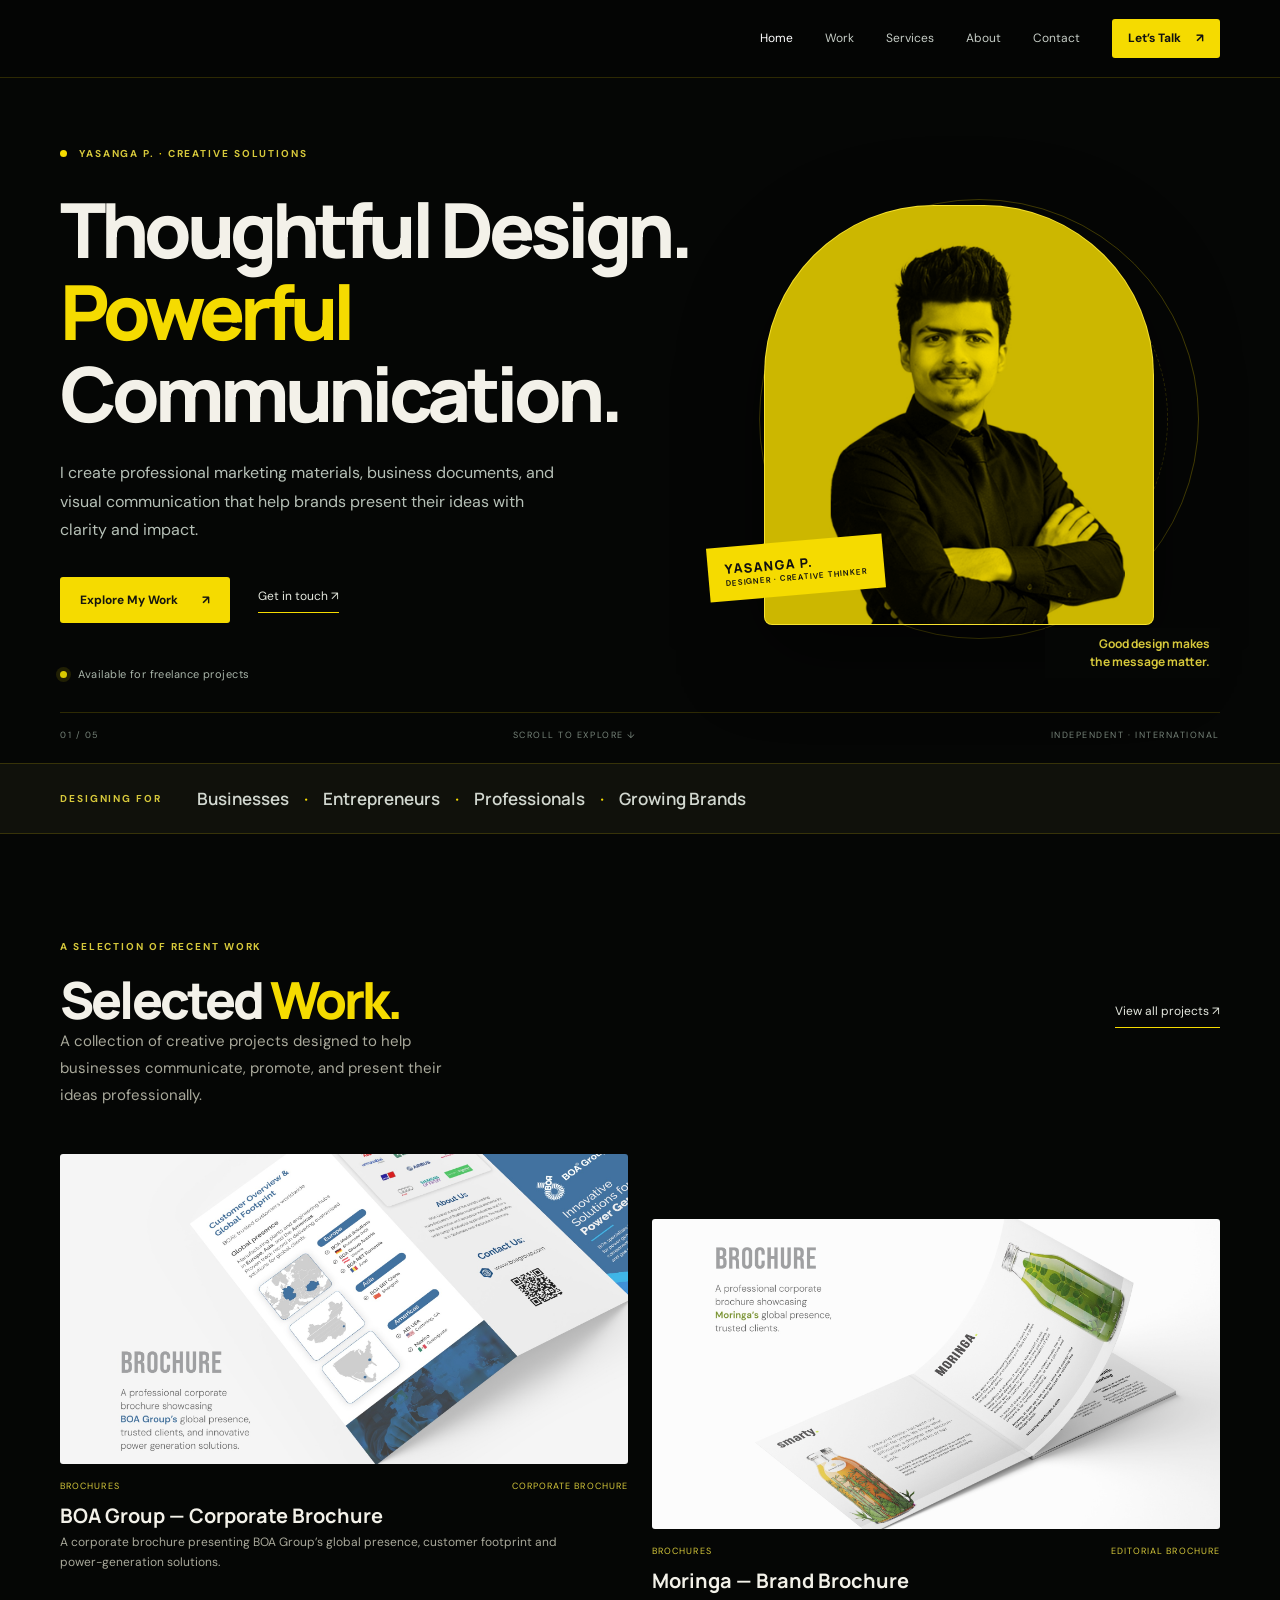
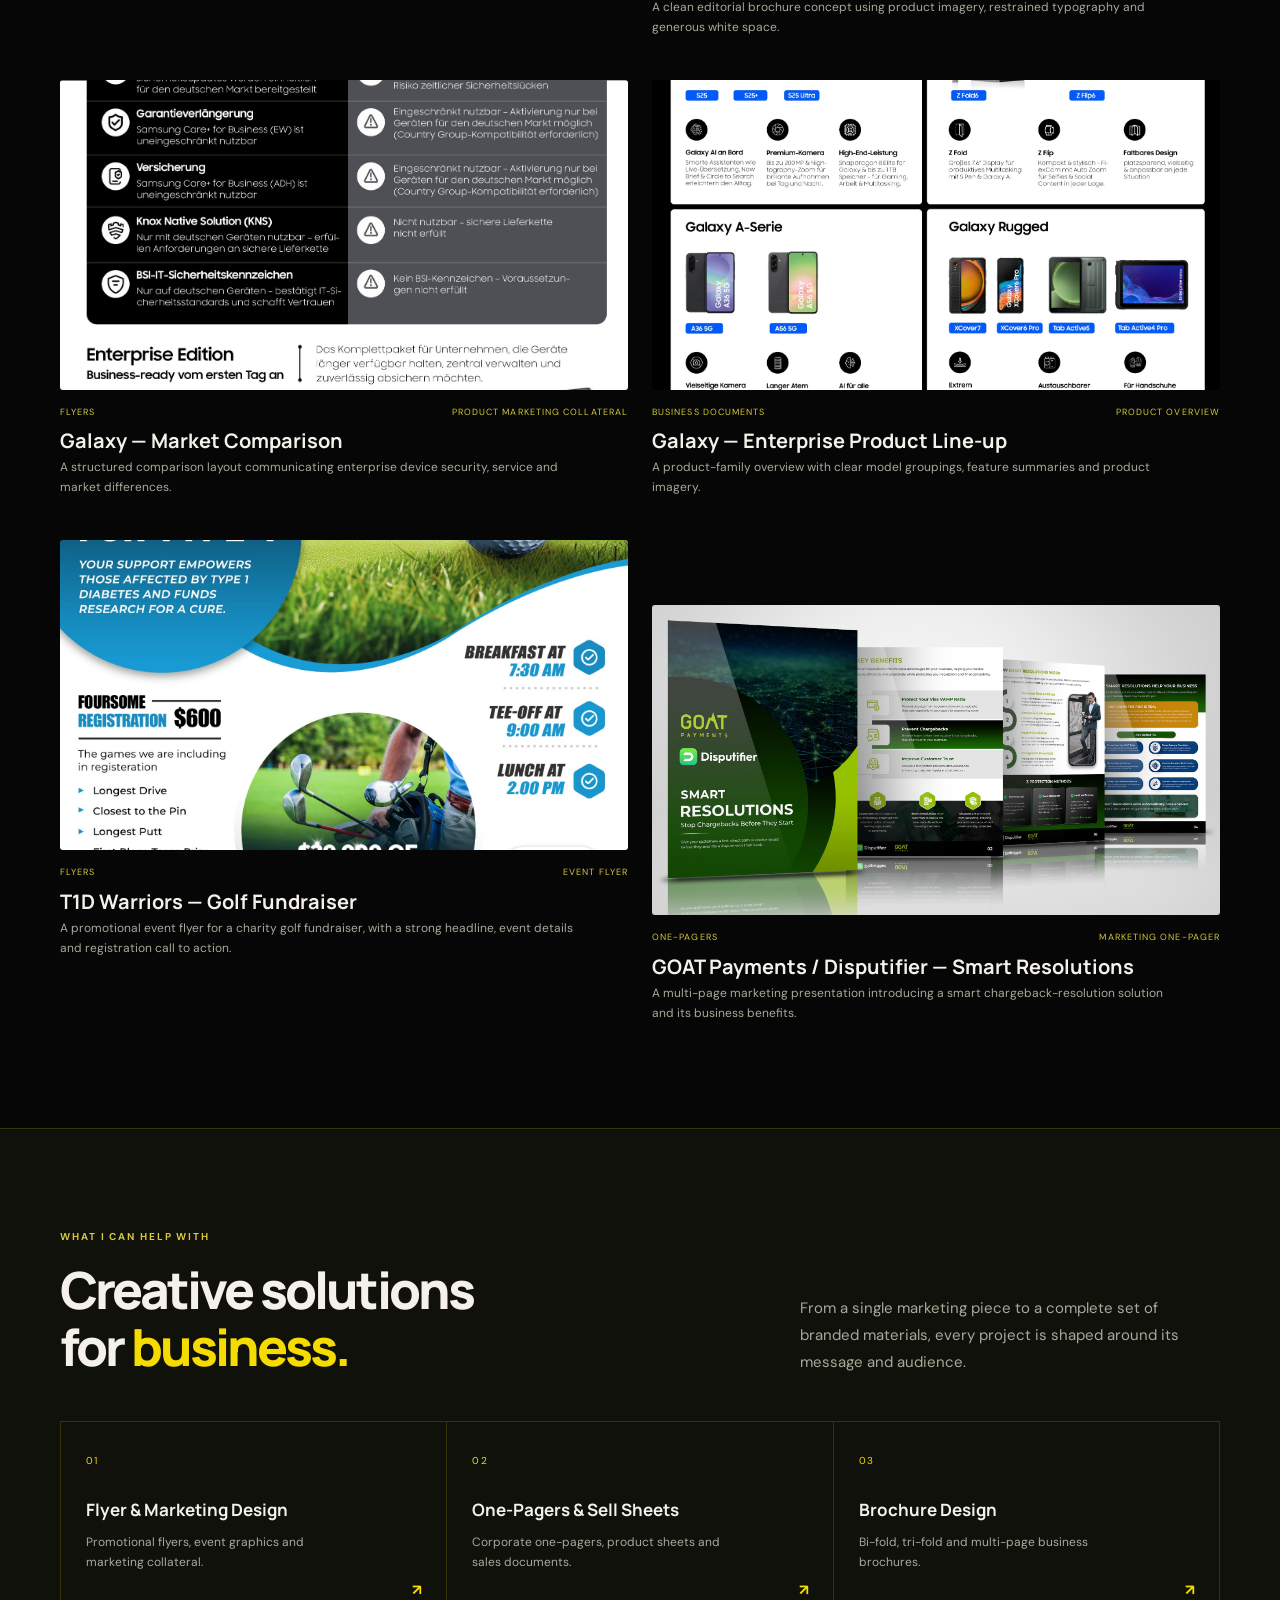
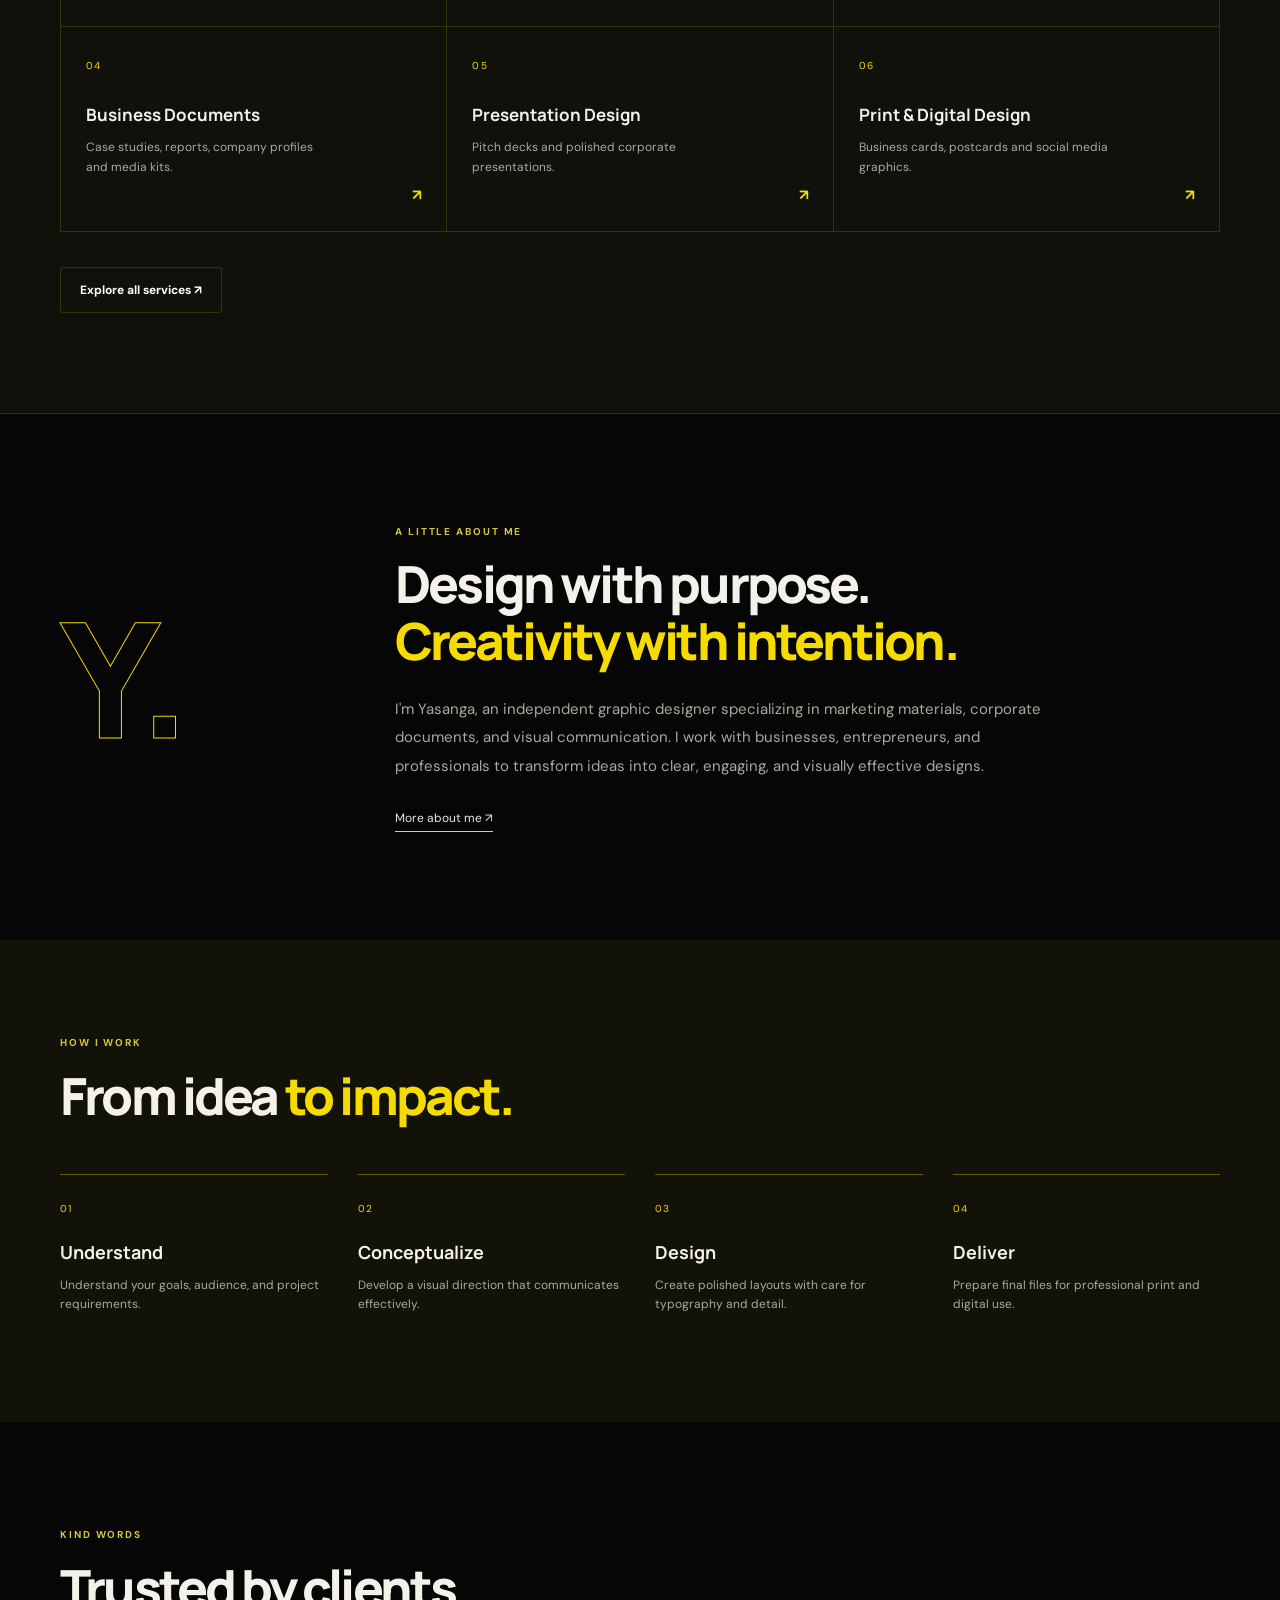
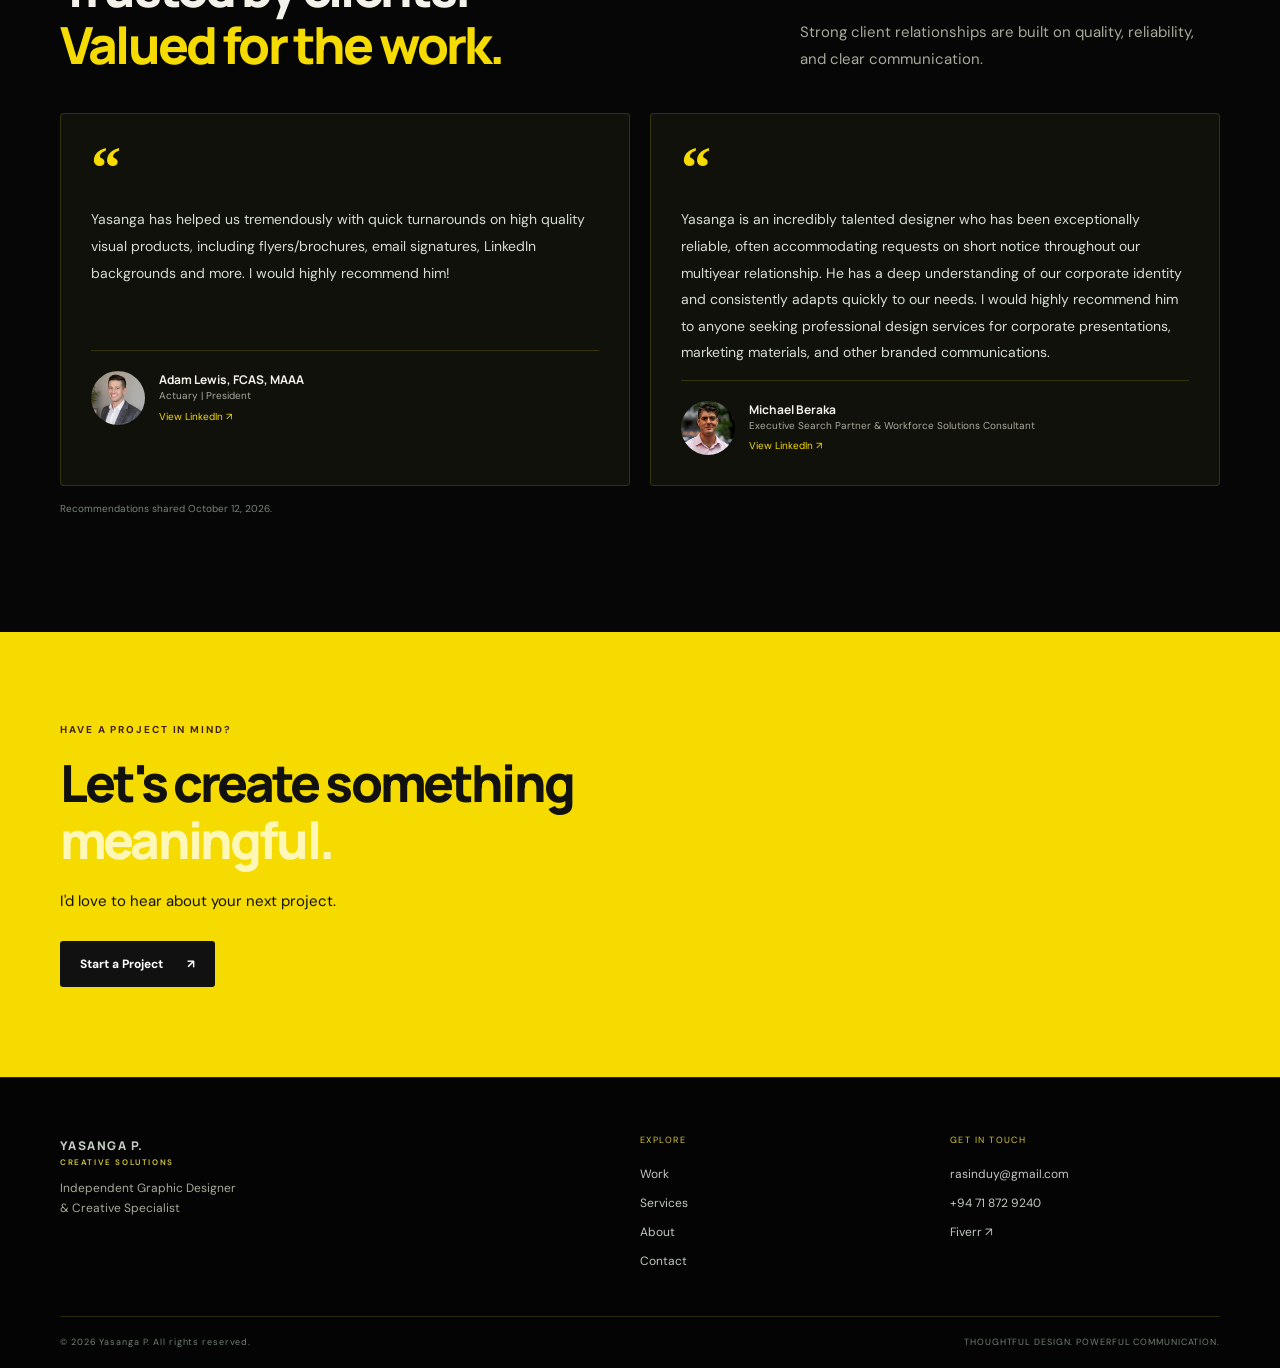
<file: index.html>
<!doctype html>
<html lang="en">
<head>
<meta charset="utf-8"><meta name="viewport" content="width=device-width,initial-scale=1">
<title>Yasanga P. — Graphic Designer & Creative Specialist</title>
<meta name="description" content="Yasanga P. is an independent graphic designer creating professional marketing materials, corporate documents and visual communication for businesses worldwide.">
<meta name="theme-color" content="#050605">
<link rel="preconnect" href="https://fonts.googleapis.com"><link rel="preconnect" href="https://fonts.gstatic.com" crossorigin>
<link href="https://fonts.googleapis.com/css2?family=DM+Sans:wght@400;500;600;700&family=Manrope:wght@400;500;600;700;800&display=swap" rel="stylesheet">
<link rel="stylesheet" href="styles.css">
</head><body>
<header class="site-header">
<button class="menu-toggle" aria-label="Open navigation" aria-expanded="false">☰</button>
<nav class="nav"><a class="active" href="index.html">Home</a><a href="work.html">Work</a><a href="services.html">Services</a><a href="about.html">About</a><a href="contact.html">Contact</a><a class="nav-cta" href="contact.html">Let’s Talk <span>↗</span></a></nav></header>
<main>
<section class="hero wrap">
<div class="hero-copy"><div class="eyebrow"><span class="eyebrow-dot"></span> YASANGA P. <i>·</i> CREATIVE SOLUTIONS</div>
<h1>Thoughtful Design.<br><em>Powerful</em> Communication.</h1>
<p class="hero-lead">I create professional marketing materials, business documents, and visual communication that help brands present their ideas with clarity and impact.</p>
<div class="hero-actions"><a class="btn btn-primary" href="work.html">Explore My Work <span>↗</span></a><a class="text-link" href="contact.html">Get in touch <span>↗</span></a></div>
<div class="availability"><span class="pulse"></span> Available for freelance projects</div></div>
<div class="hero-visual"><div class="hero-image-frame"><img src="assets/images/yasanga-portrait.jpg" alt="Portrait of Yasanga P."></div><div class="hero-stamp"><span>YASANGA P.</span><small>DESIGNER · CREATIVE THINKER</small></div><div class="hero-note">Good design makes<br>the message matter.</div><div class="hero-orbit"></div></div>
<div class="hero-bottom"><span>01 / 05</span><span>SCROLL TO EXPLORE ↓</span><span>INDEPENDENT · INTERNATIONAL</span></div>
</section>
<section class="trust-strip"><div class="wrap trust-inner"><span class="eyebrow">DESIGNING FOR</span><p>Businesses <i>·</i> Entrepreneurs <i>·</i> Professionals <i>·</i> Growing Brands</p></div></section>
<section class="section wrap" id="work"><div class="section-head"><div><div class="eyebrow">A SELECTION OF RECENT WORK</div><h2>Selected <em>Work.</em></h2></div><a class="text-link" href="work.html">View all projects ↗</a></div><p class="section-intro">A collection of creative projects designed to help businesses communicate, promote, and present their ideas professionally.</p><div class="project-grid home-projects" id="featured-projects"></div></section>
<section class="services-band"><div class="wrap"><div class="section-head"><div><div class="eyebrow">WHAT I CAN HELP WITH</div><h2>Creative solutions<br>for <em>business.</em></h2></div><p class="section-intro">From a single marketing piece to a complete set of branded materials, every project is shaped around its message and audience.</p></div><div class="service-grid">
<a class="service-card" href="services.html"><span>01</span><h3>Flyer & Marketing Design</h3><p>Promotional flyers, event graphics and marketing collateral.</p><b>↗</b></a>
<a class="service-card" href="services.html"><span>02</span><h3>One-Pagers & Sell Sheets</h3><p>Corporate one-pagers, product sheets and sales documents.</p><b>↗</b></a>
<a class="service-card" href="services.html"><span>03</span><h3>Brochure Design</h3><p>Bi-fold, tri-fold and multi-page business brochures.</p><b>↗</b></a>
<a class="service-card" href="services.html"><span>04</span><h3>Business Documents</h3><p>Case studies, reports, company profiles and media kits.</p><b>↗</b></a>
<a class="service-card" href="services.html"><span>05</span><h3>Presentation Design</h3><p>Pitch decks and polished corporate presentations.</p><b>↗</b></a>
<a class="service-card" href="services.html"><span>06</span><h3>Print & Digital Design</h3><p>Business cards, postcards and social media graphics.</p><b>↗</b></a>
</div><div class="section-foot"><a class="btn btn-outline" href="services.html">Explore all services ↗</a></div></div></section>
<section class="about-teaser wrap"><div class="about-mark">Y.</div><div><div class="eyebrow">A LITTLE ABOUT ME</div><h2>Design with purpose.<br><em>Creativity with intention.</em></h2><p>I'm Yasanga, an independent graphic designer specializing in marketing materials, corporate documents, and visual communication. I work with businesses, entrepreneurs, and professionals to transform ideas into clear, engaging, and visually effective designs.</p><a class="text-link" href="about.html">More about me ↗</a></div></section>
<section class="process-section"><div class="wrap"><div class="eyebrow">HOW I WORK</div><h2>From idea <em>to impact.</em></h2><div class="process-grid"><div><span>01</span><h3>Understand</h3><p>Understand your goals, audience, and project requirements.</p></div><div><span>02</span><h3>Conceptualize</h3><p>Develop a visual direction that communicates effectively.</p></div><div><span>03</span><h3>Design</h3><p>Create polished layouts with care for typography and detail.</p></div><div><span>04</span><h3>Deliver</h3><p>Prepare final files for professional print and digital use.</p></div></div></div></section>
<section class="section wrap testimonials"><div class="section-head"><div><div class="eyebrow">KIND WORDS</div><h2>Trusted by clients.<br><em>Valued for the work.</em></h2></div><p class="section-intro">Strong client relationships are built on quality, reliability, and clear communication.</p></div><div class="testimonial-grid">
<article class="testimonial"><div class="quote-mark">“</div><p>Yasanga has helped us tremendously with quick turnarounds on high quality visual products, including flyers/brochures, email signatures, LinkedIn backgrounds and more. I would highly recommend him!</p><div class="client"><img src="assets/images/adam-lewis.png" alt="Adam Lewis"><div><strong>Adam Lewis, FCAS, MAAA</strong><small>Actuary | President</small><a href="https://www.linkedin.com/in/adamdaniellewis/" target="_blank" rel="noopener">View LinkedIn ↗</a></div></div></article>
<article class="testimonial"><div class="quote-mark">“</div><p>Yasanga is an incredibly talented designer who has been exceptionally reliable, often accommodating requests on short notice throughout our multiyear relationship. He has a deep understanding of our corporate identity and consistently adapts quickly to our needs. I would highly recommend him to anyone seeking professional design services for corporate presentations, marketing materials, and other branded communications.</p><div class="client"><img src="assets/images/michael-beraka.png" alt="Michael Beraka"><div><strong>Michael Beraka</strong><small>Executive Search Partner & Workforce Solutions Consultant</small><a href="https://www.linkedin.com/in/michael-beraka-008515222/" target="_blank" rel="noopener">View LinkedIn ↗</a></div></div></article>
</div><p class="fineprint">Recommendations shared October 12, 2026.</p></section>
<section class="cta-section"><div class="wrap cta-inner"><div class="eyebrow">HAVE A PROJECT IN MIND?</div><h2>Let's create something<br><em>meaningful.</em></h2><p>I'd love to hear about your next project.</p><a class="btn btn-primary" href="contact.html">Start a Project <span>↗</span></a></div></section>
</main>
<footer class="footer"><div class="wrap footer-top"><div><a class="footer-name" href="index.html">YASANGA P. <span>CREATIVE SOLUTIONS</span></a><p>Independent Graphic Designer<br>& Creative Specialist</p></div><div><small>EXPLORE</small><a href="work.html">Work</a><a href="services.html">Services</a><a href="about.html">About</a><a href="contact.html">Contact</a></div><div><small>GET IN TOUCH</small><a href="mailto:rasinduy@gmail.com">rasinduy@gmail.com</a><a href="https://wa.me/94718729240" target="_blank" rel="noopener">+94 71 872 9240</a><a href="https://www.fiverr.com/" target="_blank" rel="noopener">Fiverr ↗</a></div></div><div class="wrap footer-bottom"><span>© 2026 Yasanga P. All rights reserved.</span><span>THOUGHTFUL DESIGN. POWERFUL COMMUNICATION.</span></div></footer>
<script src="script.js"></script></body></html>
</file>
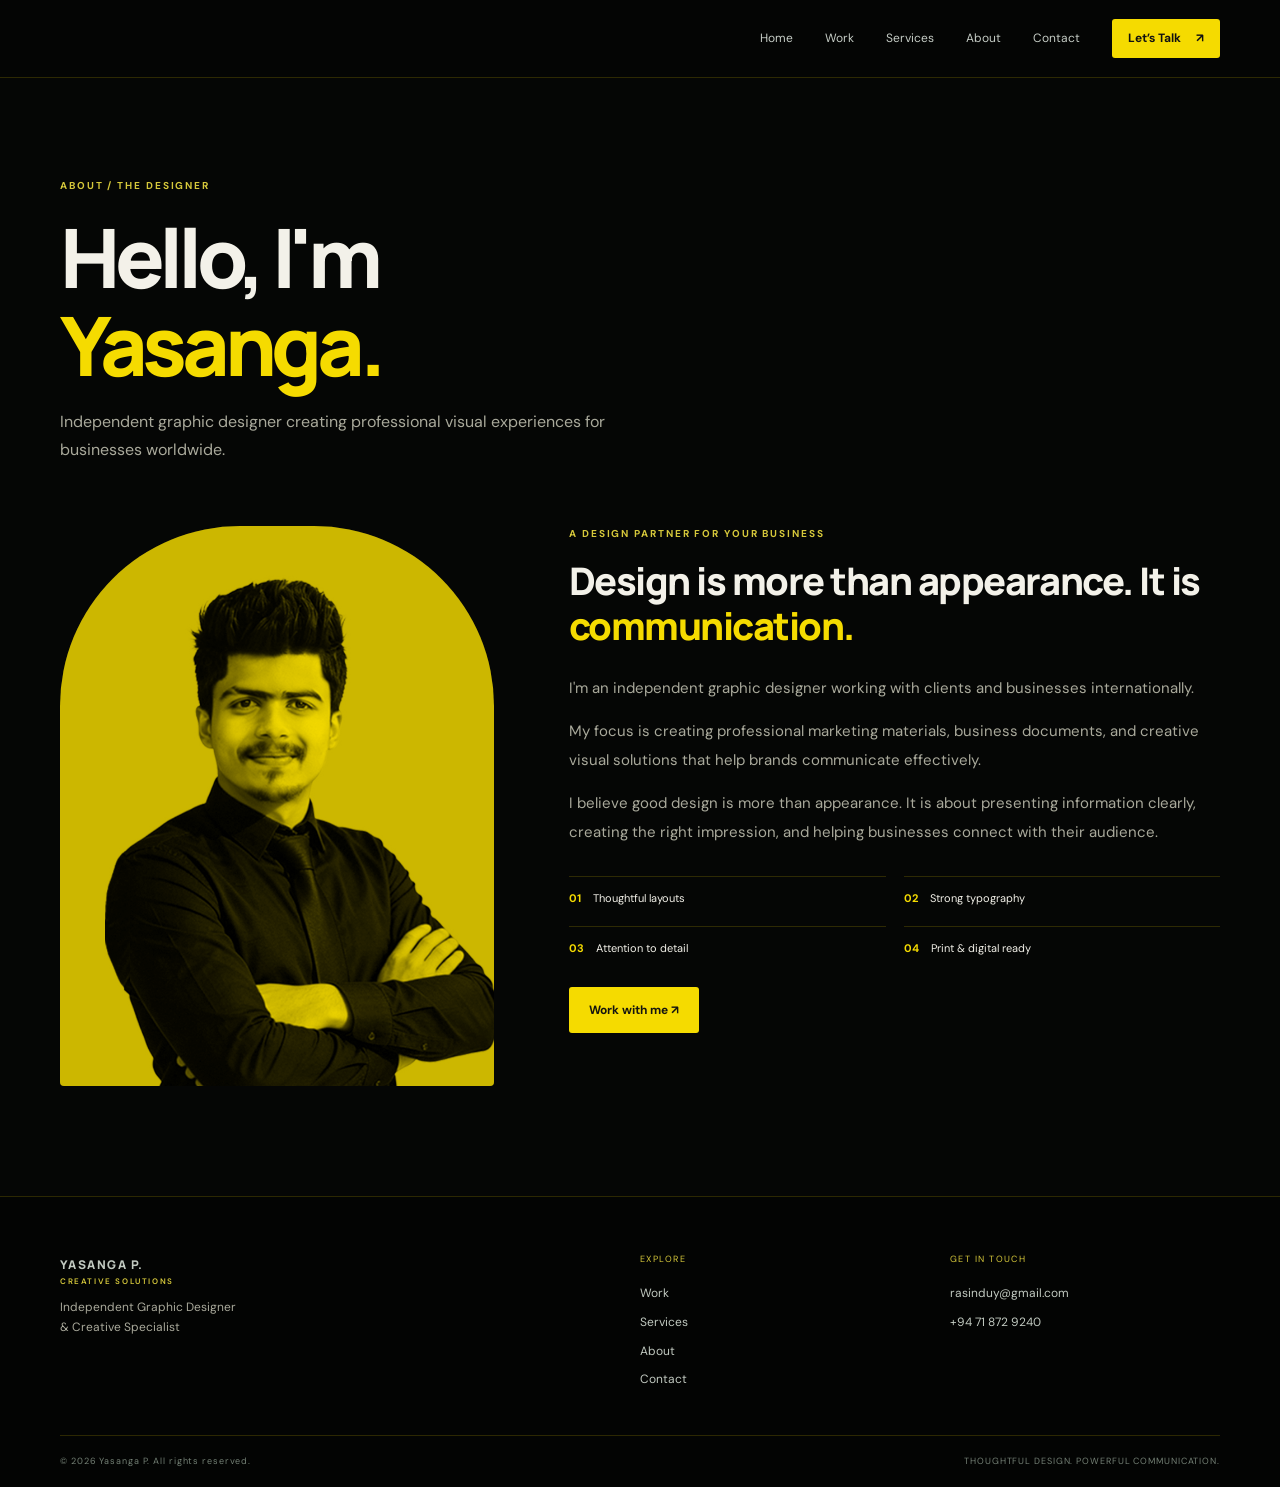
<file: about.html>
<!doctype html><html lang="en"><head><meta charset="utf-8"><meta name="viewport" content="width=device-width,initial-scale=1"><meta name="theme-color" content="#050605"><link rel="preconnect" href="https://fonts.googleapis.com"><link href="https://fonts.googleapis.com/css2?family=DM+Sans:wght@400;500;600;700&family=Manrope:wght@400;500;600;700;800&display=swap" rel="stylesheet"><link rel="stylesheet" href="styles.css"><title>About Yasanga P. — Graphic Designer</title><meta name="description" content="Meet Yasanga P., a creative design partner working with clients internationally."></head><body><header class="site-header"><button class="menu-toggle" aria-label="Open navigation" aria-expanded="false">☰</button><nav class="nav"><a href="index.html">Home</a><a href="work.html">Work</a><a href="services.html">Services</a><a href="about.html">About</a><a href="contact.html">Contact</a><a class="nav-cta" href="contact.html">Let’s Talk <span>↗</span></a></nav></header><main><section class="page-hero wrap"><div class="eyebrow">ABOUT / THE DESIGNER</div><h1>Hello, I'm<br><em>Yasanga.</em></h1><p>Independent graphic designer creating professional visual experiences for businesses worldwide.</p></section><section class="about-page wrap"><div class="about-photo"><img src="assets/images/yasanga-portrait.jpg" alt="Portrait of Yasanga P."></div><div class="about-copy"><div class="eyebrow">A DESIGN PARTNER FOR YOUR BUSINESS</div><h2>Design is more than appearance. It is <em>communication.</em></h2><p>I'm an independent graphic designer working with clients and businesses internationally.</p><p>My focus is creating professional marketing materials, business documents, and creative visual solutions that help brands communicate effectively.</p><p>I believe good design is more than appearance. It is about presenting information clearly, creating the right impression, and helping businesses connect with their audience.</p><div class="about-facts"><div><b>01</b><span>Thoughtful layouts</span></div><div><b>02</b><span>Strong typography</span></div><div><b>03</b><span>Attention to detail</span></div><div><b>04</b><span>Print & digital ready</span></div></div><a class="btn btn-primary" href="contact.html">Work with me ↗</a></div></section></main><footer class="footer"><div class="wrap footer-top"><div><a class="footer-name" href="index.html">YASANGA P. <span>CREATIVE SOLUTIONS</span></a><p>Independent Graphic Designer<br>& Creative Specialist</p></div><div><small>EXPLORE</small><a href="work.html">Work</a><a href="services.html">Services</a><a href="about.html">About</a><a href="contact.html">Contact</a></div><div><small>GET IN TOUCH</small><a href="mailto:rasinduy@gmail.com">rasinduy@gmail.com</a><a href="https://wa.me/94718729240">+94 71 872 9240</a></div></div><div class="wrap footer-bottom"><span>© 2026 Yasanga P. All rights reserved.</span><span>THOUGHTFUL DESIGN. POWERFUL COMMUNICATION.</span></div></footer><script src="script.js"></script></body></html>
</file>
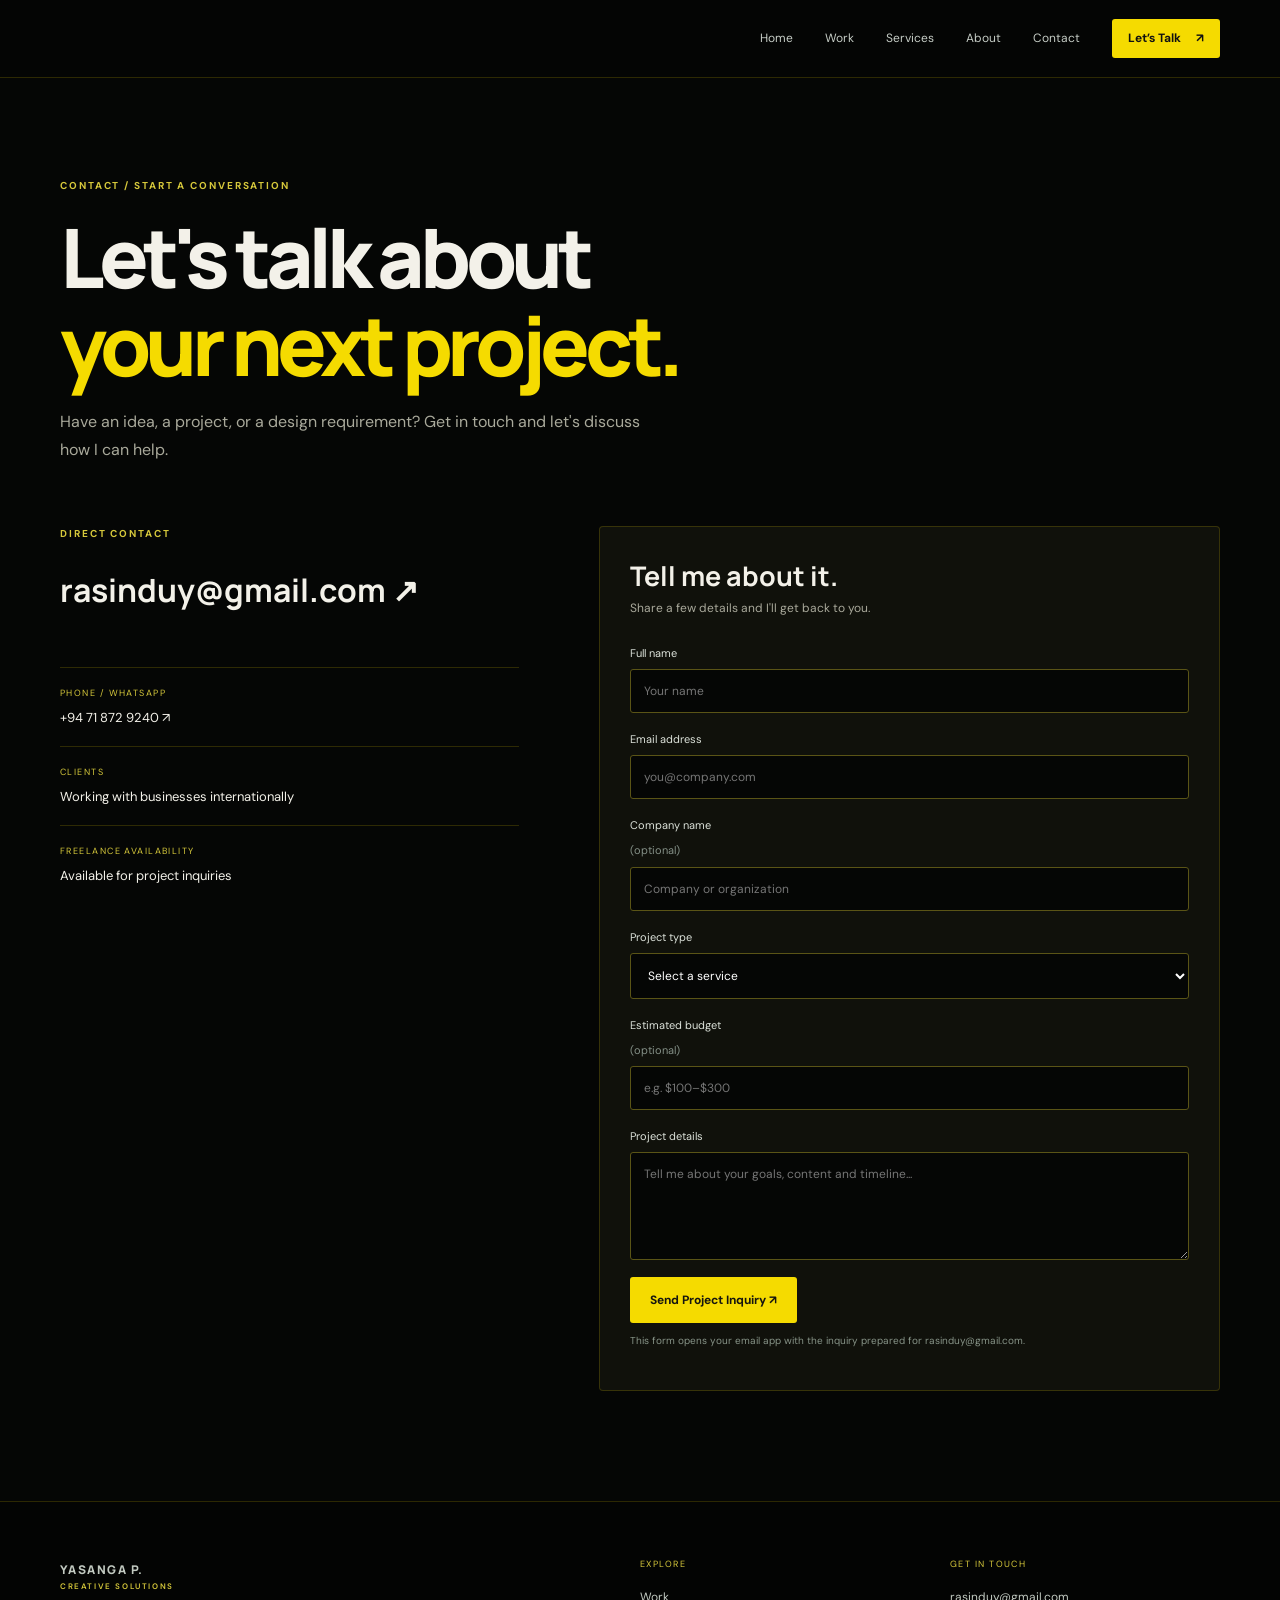
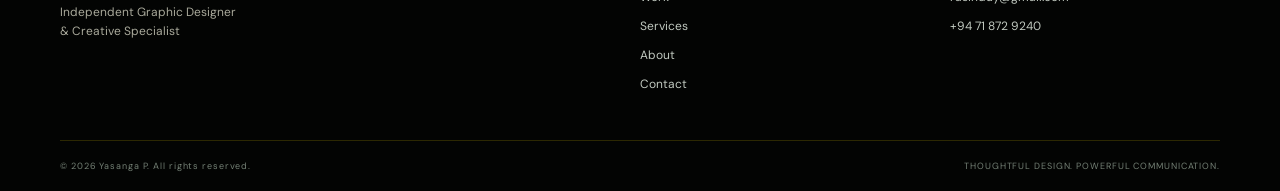
<file: contact.html>
<!doctype html><html lang="en"><head><meta charset="utf-8"><meta name="viewport" content="width=device-width,initial-scale=1"><meta name="theme-color" content="#050605"><link rel="preconnect" href="https://fonts.googleapis.com"><link href="https://fonts.googleapis.com/css2?family=DM+Sans:wght@400;500;600;700&family=Manrope:wght@400;500;600;700;800&display=swap" rel="stylesheet"><link rel="stylesheet" href="styles.css"><title>Contact — Yasanga P.</title><meta name="description" content="Contact Yasanga P. about flyer, brochure, one-pager and graphic design projects."></head><body><header class="site-header"><button class="menu-toggle" aria-label="Open navigation" aria-expanded="false">☰</button><nav class="nav"><a href="index.html">Home</a><a href="work.html">Work</a><a href="services.html">Services</a><a href="about.html">About</a><a href="contact.html">Contact</a><a class="nav-cta" href="contact.html">Let’s Talk <span>↗</span></a></nav></header><main><section class="page-hero wrap"><div class="eyebrow">CONTACT / START A CONVERSATION</div><h1>Let's talk about<br><em>your next project.</em></h1><p>Have an idea, a project, or a design requirement? Get in touch and let's discuss how I can help.</p></section><section class="contact-layout wrap"><div class="contact-details"><div class="eyebrow">DIRECT CONTACT</div><a class="contact-email" href="mailto:rasinduy@gmail.com">rasinduy@gmail.com ↗</a><div class="contact-line"><small>PHONE / WHATSAPP</small><a href="https://wa.me/94718729240" target="_blank" rel="noopener">+94 71 872 9240 ↗</a></div><div class="contact-line"><small>CLIENTS</small><span>Working with businesses internationally</span></div><div class="contact-line"><small>FREELANCE AVAILABILITY</small><span>Available for project inquiries</span></div></div><form class="contact-form" id="contact-form"><div class="form-title"><h2>Tell me about it.</h2><p>Share a few details and I'll get back to you.</p></div><label>Full name<input name="name" required placeholder="Your name"></label><label>Email address<input type="email" name="email" required placeholder="you@company.com"></label><label>Company name <span>(optional)</span><input name="company" placeholder="Company or organization"></label><label>Project type<select name="project" required><option value="">Select a service</option><option>Flyer & Marketing Design</option><option>One-Pager / Sell Sheet</option><option>Brochure Design</option><option>Business Documents / Case Study</option><option>Presentation Design</option><option>Print & Digital Design</option><option>Other</option></select></label><label>Estimated budget <span>(optional)</span><input name="budget" placeholder="e.g. $100–$300"></label><label>Project details<textarea name="details" rows="5" required placeholder="Tell me about your goals, content and timeline..."></textarea></label><button class="btn btn-primary" type="submit">Send Project Inquiry ↗</button><p class="form-note" id="form-note">This form opens your email app with the inquiry prepared for rasinduy@gmail.com.</p></form></section></main><footer class="footer"><div class="wrap footer-top"><div><a class="footer-name" href="index.html">YASANGA P. <span>CREATIVE SOLUTIONS</span></a><p>Independent Graphic Designer<br>& Creative Specialist</p></div><div><small>EXPLORE</small><a href="work.html">Work</a><a href="services.html">Services</a><a href="about.html">About</a><a href="contact.html">Contact</a></div><div><small>GET IN TOUCH</small><a href="mailto:rasinduy@gmail.com">rasinduy@gmail.com</a><a href="https://wa.me/94718729240">+94 71 872 9240</a></div></div><div class="wrap footer-bottom"><span>© 2026 Yasanga P. All rights reserved.</span><span>THOUGHTFUL DESIGN. POWERFUL COMMUNICATION.</span></div></footer><script src="script.js"></script></body></html>
</file>
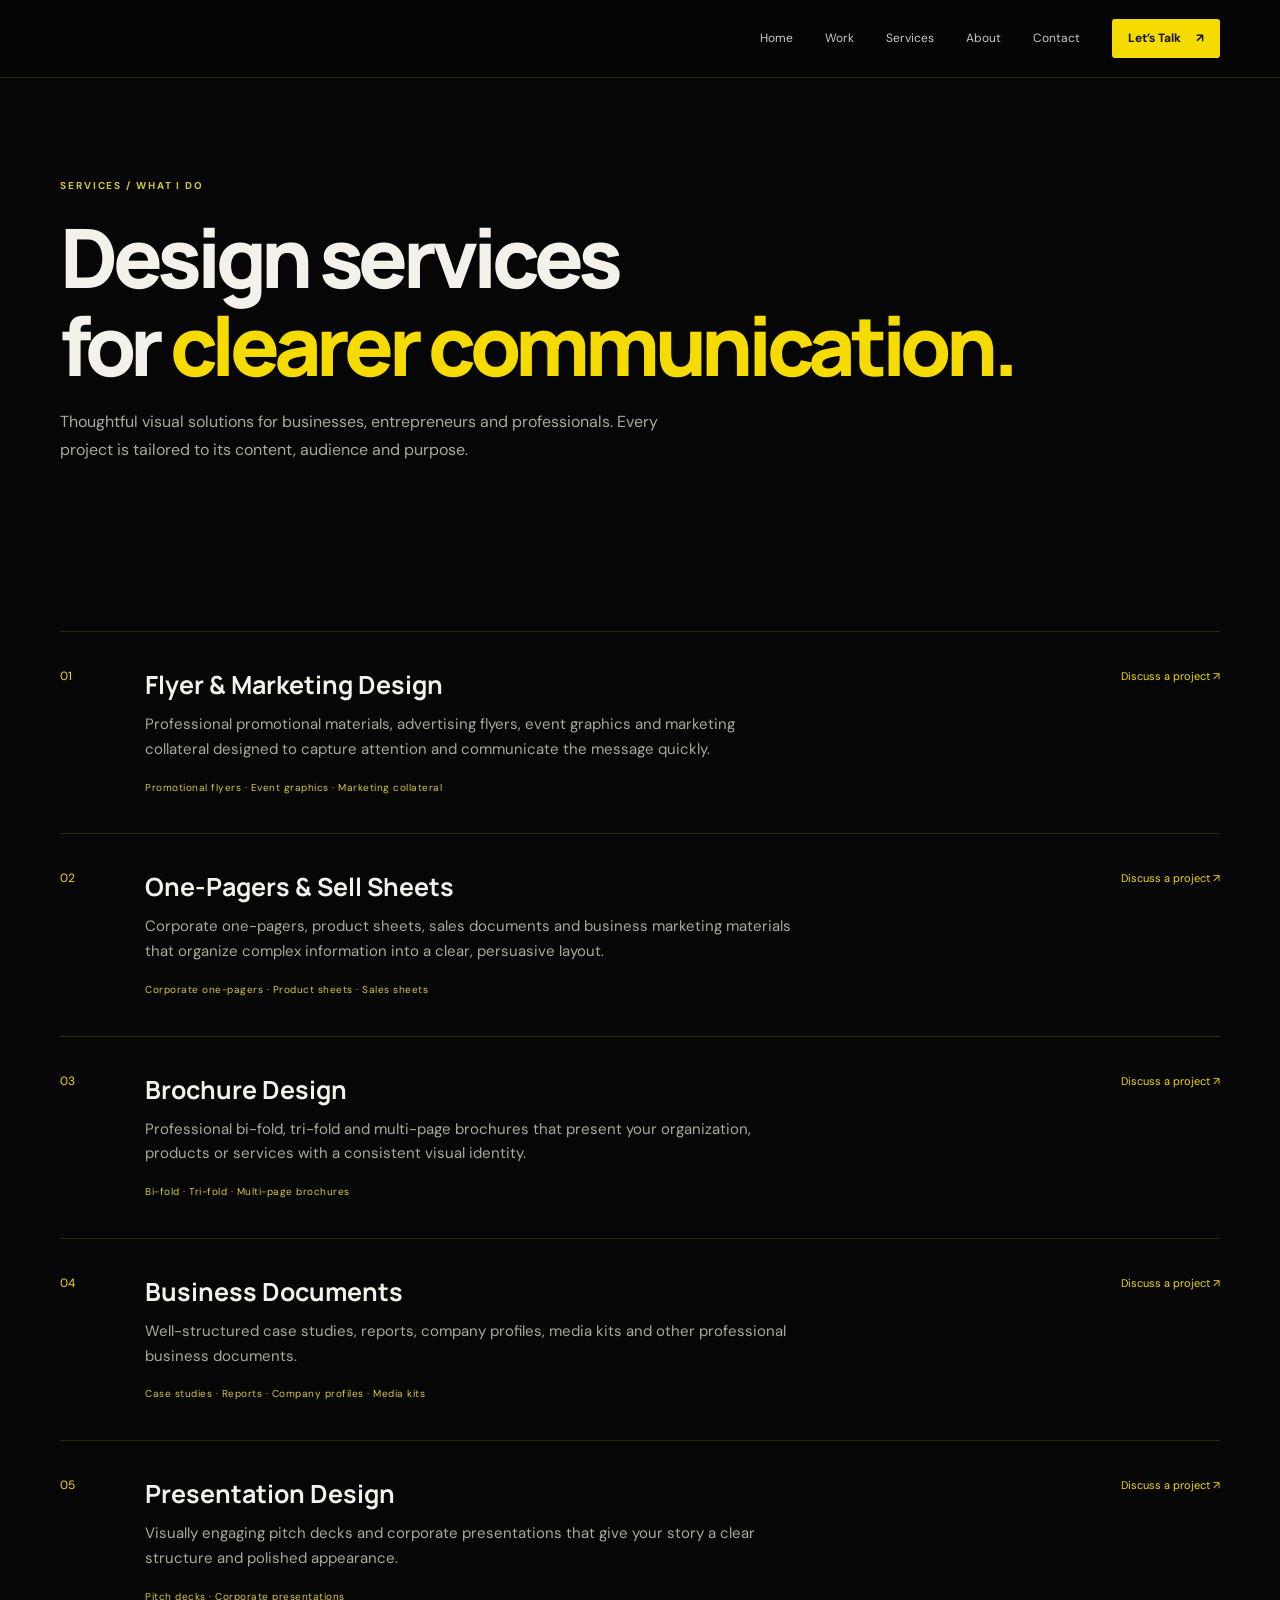
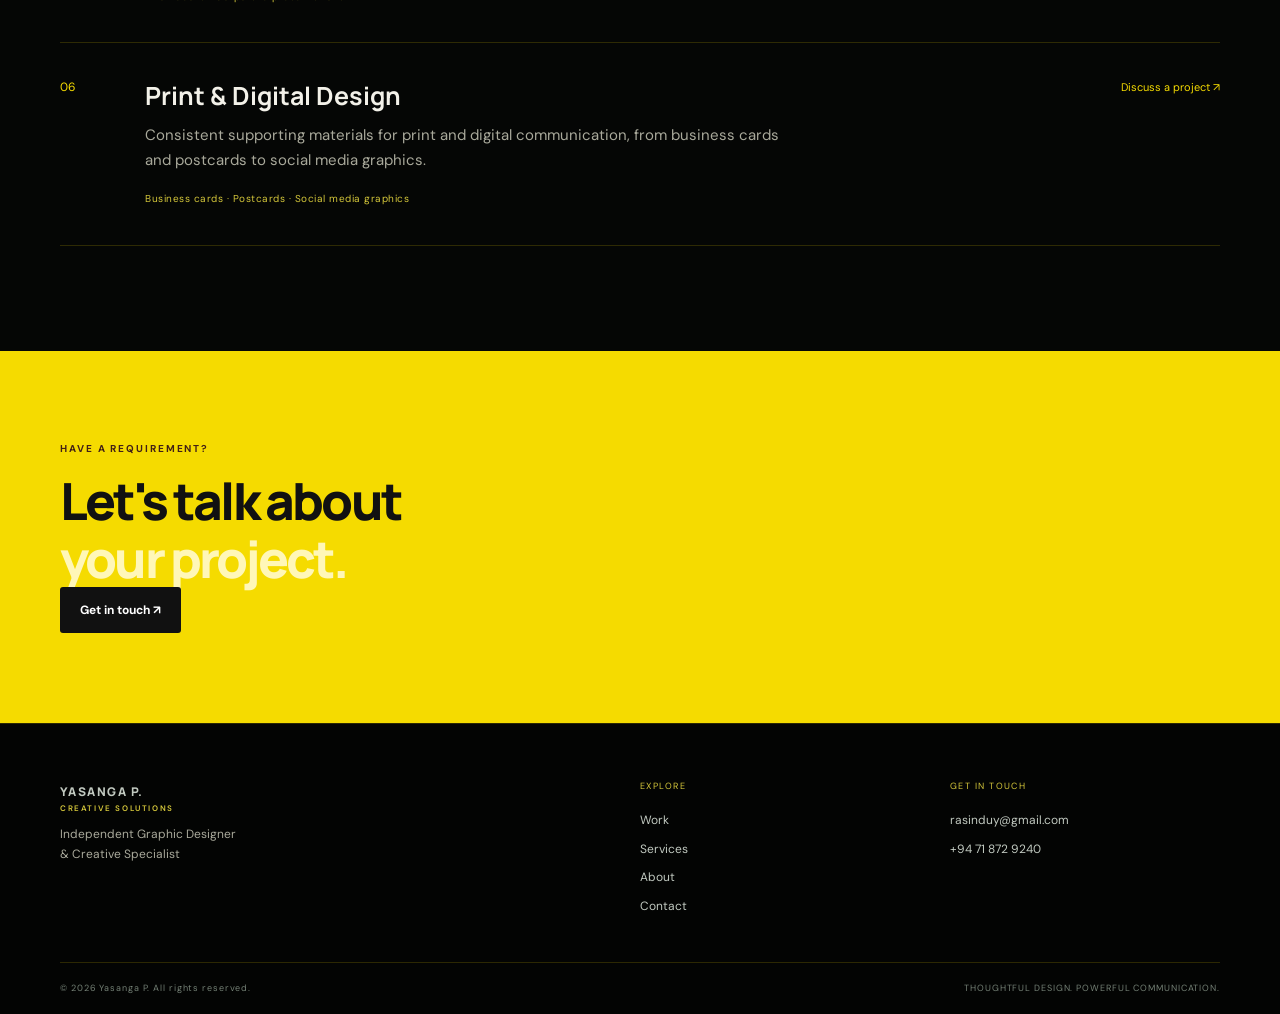
<file: services.html>
<!doctype html><html lang="en"><head><meta charset="utf-8"><meta name="viewport" content="width=device-width,initial-scale=1"><meta name="theme-color" content="#050605"><link rel="preconnect" href="https://fonts.googleapis.com"><link href="https://fonts.googleapis.com/css2?family=DM+Sans:wght@400;500;600;700&family=Manrope:wght@400;500;600;700;800&display=swap" rel="stylesheet"><link rel="stylesheet" href="styles.css"><title>Design Services — Yasanga P.</title><meta name="description" content="Graphic design services including flyers, one-pagers, brochures, business documents and presentations."></head><body><header class="site-header"><button class="menu-toggle" aria-label="Open navigation" aria-expanded="false">☰</button><nav class="nav"><a href="index.html">Home</a><a href="work.html">Work</a><a href="services.html">Services</a><a href="about.html">About</a><a href="contact.html">Contact</a><a class="nav-cta" href="contact.html">Let’s Talk <span>↗</span></a></nav></header><main><section class="page-hero wrap"><div class="eyebrow">SERVICES / WHAT I DO</div><h1>Design services<br>for <em>clearer communication.</em></h1><p>Thoughtful visual solutions for businesses, entrepreneurs and professionals. Every project is tailored to its content, audience and purpose.</p></section><section class="section wrap"><div class="service-list">
<div class="service-row"><span>01</span><div><h2>Flyer & Marketing Design</h2><p>Professional promotional materials, advertising flyers, event graphics and marketing collateral designed to capture attention and communicate the message quickly.</p><small>Promotional flyers · Event graphics · Marketing collateral</small></div><a href="contact.html">Discuss a project ↗</a></div>
<div class="service-row"><span>02</span><div><h2>One-Pagers & Sell Sheets</h2><p>Corporate one-pagers, product sheets, sales documents and business marketing materials that organize complex information into a clear, persuasive layout.</p><small>Corporate one-pagers · Product sheets · Sales sheets</small></div><a href="contact.html">Discuss a project ↗</a></div>
<div class="service-row"><span>03</span><div><h2>Brochure Design</h2><p>Professional bi-fold, tri-fold and multi-page brochures that present your organization, products or services with a consistent visual identity.</p><small>Bi-fold · Tri-fold · Multi-page brochures</small></div><a href="contact.html">Discuss a project ↗</a></div>
<div class="service-row"><span>04</span><div><h2>Business Documents</h2><p>Well-structured case studies, reports, company profiles, media kits and other professional business documents.</p><small>Case studies · Reports · Company profiles · Media kits</small></div><a href="contact.html">Discuss a project ↗</a></div>
<div class="service-row"><span>05</span><div><h2>Presentation Design</h2><p>Visually engaging pitch decks and corporate presentations that give your story a clear structure and polished appearance.</p><small>Pitch decks · Corporate presentations</small></div><a href="contact.html">Discuss a project ↗</a></div>
<div class="service-row"><span>06</span><div><h2>Print & Digital Design</h2><p>Consistent supporting materials for print and digital communication, from business cards and postcards to social media graphics.</p><small>Business cards · Postcards · Social media graphics</small></div><a href="contact.html">Discuss a project ↗</a></div>
</div></section><section class="cta-section"><div class="wrap cta-inner"><div class="eyebrow">HAVE A REQUIREMENT?</div><h2>Let's talk about<br><em>your project.</em></h2><a class="btn btn-primary" href="contact.html">Get in touch ↗</a></div></section></main><footer class="footer"><div class="wrap footer-top"><div><a class="footer-name" href="index.html">YASANGA P. <span>CREATIVE SOLUTIONS</span></a><p>Independent Graphic Designer<br>& Creative Specialist</p></div><div><small>EXPLORE</small><a href="work.html">Work</a><a href="services.html">Services</a><a href="about.html">About</a><a href="contact.html">Contact</a></div><div><small>GET IN TOUCH</small><a href="mailto:rasinduy@gmail.com">rasinduy@gmail.com</a><a href="https://wa.me/94718729240">+94 71 872 9240</a></div></div><div class="wrap footer-bottom"><span>© 2026 Yasanga P. All rights reserved.</span><span>THOUGHTFUL DESIGN. POWERFUL COMMUNICATION.</span></div></footer><script src="script.js"></script></body></html>
</file>
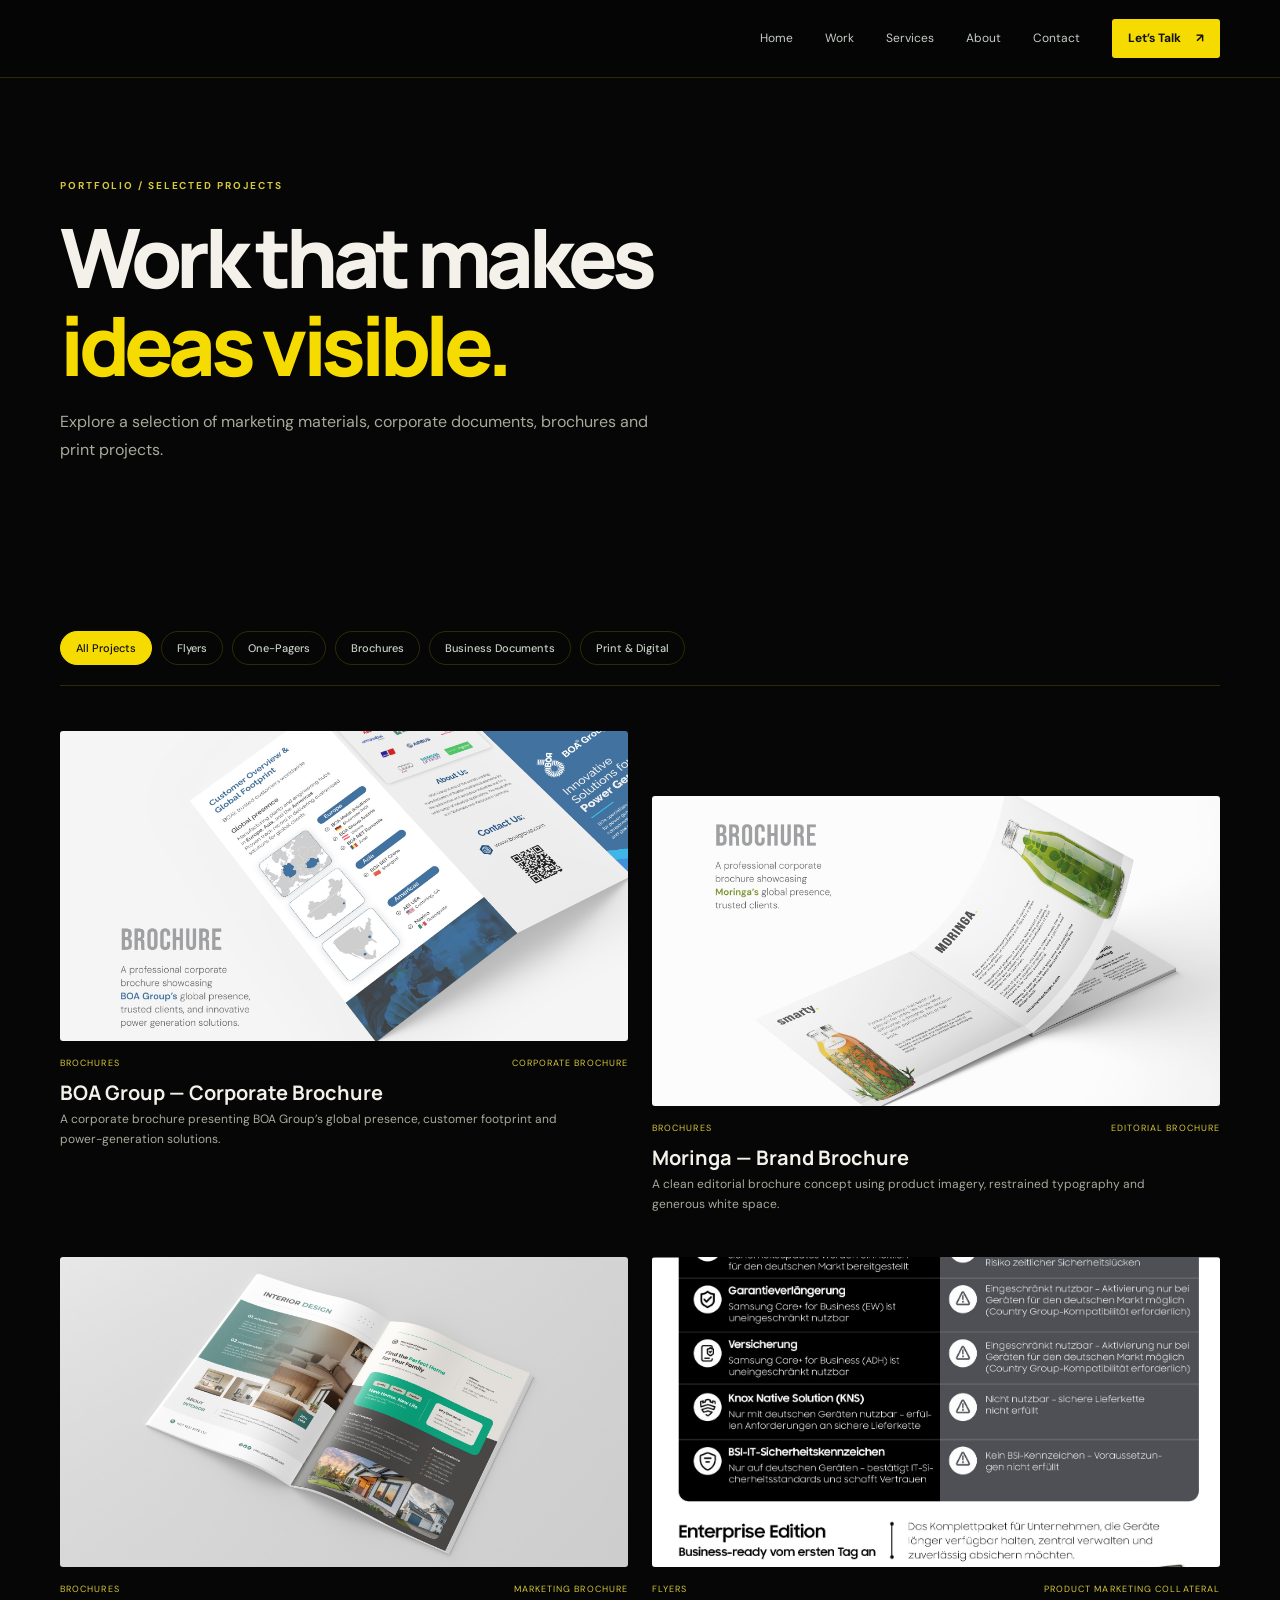
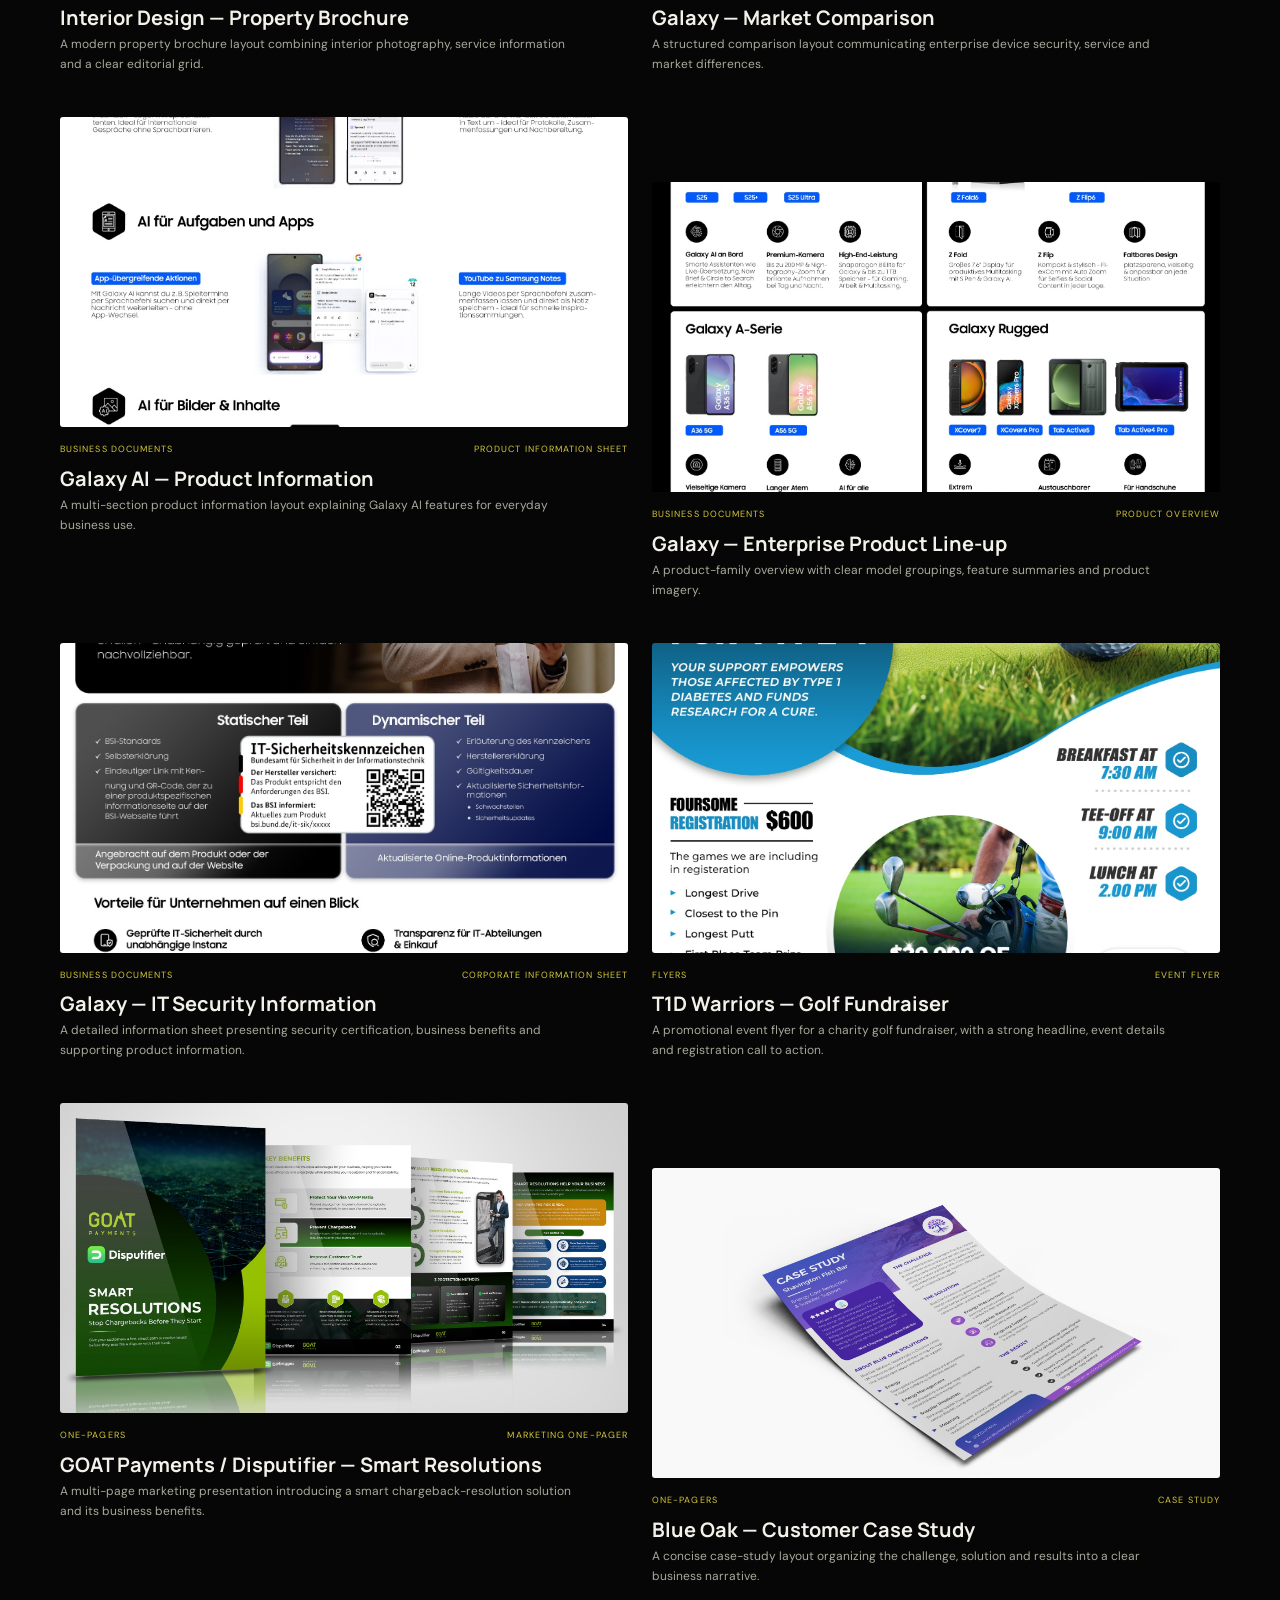
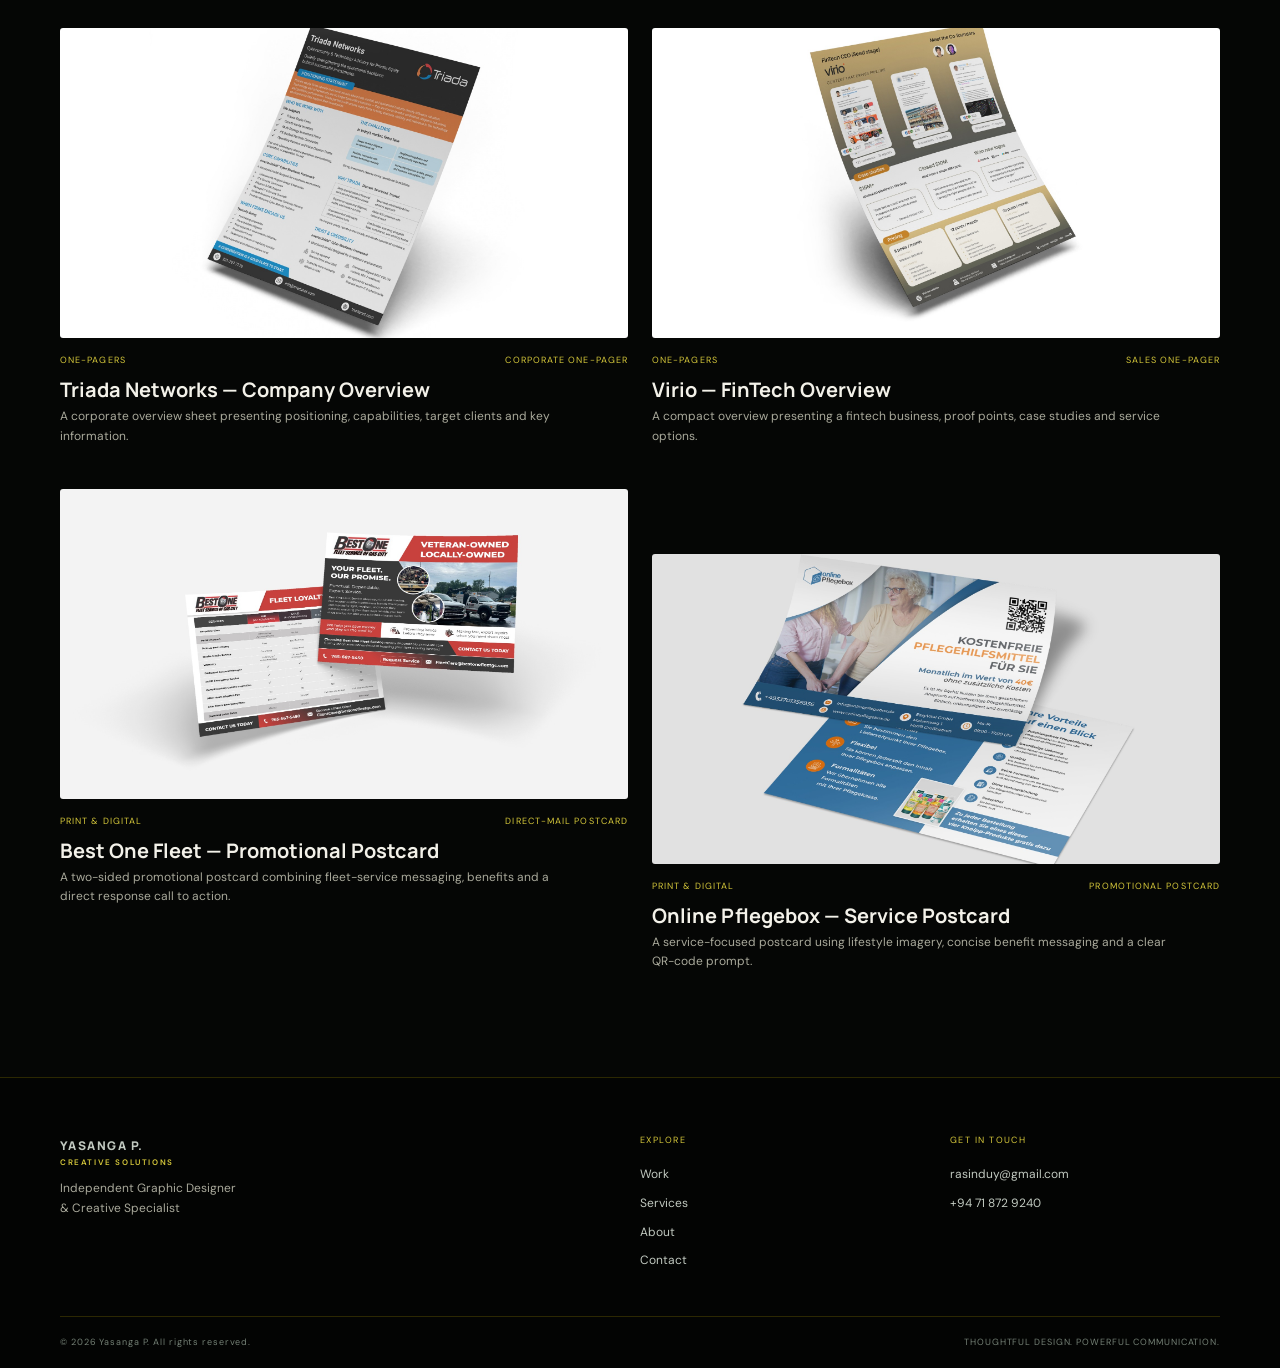
<file: work.html>
<!doctype html><html lang="en"><head><meta charset="utf-8"><meta name="viewport" content="width=device-width,initial-scale=1"><meta name="theme-color" content="#050605"><link rel="preconnect" href="https://fonts.googleapis.com"><link href="https://fonts.googleapis.com/css2?family=DM+Sans:wght@400;500;600;700&family=Manrope:wght@400;500;600;700;800&display=swap" rel="stylesheet"><link rel="stylesheet" href="styles.css"><title>Selected Work — Yasanga P.</title><meta name="description" content="Explore flyer, brochure, one-pager and corporate document design projects by Yasanga P."></head><body><header class="site-header"><button class="menu-toggle" aria-label="Open navigation" aria-expanded="false">☰</button><nav class="nav"><a href="index.html">Home</a><a href="work.html">Work</a><a href="services.html">Services</a><a href="about.html">About</a><a href="contact.html">Contact</a><a class="nav-cta" href="contact.html">Let’s Talk <span>↗</span></a></nav></header><main><section class="page-hero wrap"><div class="eyebrow">PORTFOLIO / SELECTED PROJECTS</div><h1>Work that makes<br><em>ideas visible.</em></h1><p>Explore a selection of marketing materials, corporate documents, brochures and print projects.</p></section><section class="section wrap"><div class="filter-row" id="filters"><button class="filter active" data-filter="All">All Projects</button><button class="filter" data-filter="Flyers">Flyers</button><button class="filter" data-filter="One-Pagers">One-Pagers</button><button class="filter" data-filter="Brochures">Brochures</button><button class="filter" data-filter="Business Documents">Business Documents</button><button class="filter" data-filter="Print & Digital">Print & Digital</button></div><div class="project-grid" id="all-projects"></div></section></main><footer class="footer"><div class="wrap footer-top"><div><a class="footer-name" href="index.html">YASANGA P. <span>CREATIVE SOLUTIONS</span></a><p>Independent Graphic Designer<br>& Creative Specialist</p></div><div><small>EXPLORE</small><a href="work.html">Work</a><a href="services.html">Services</a><a href="about.html">About</a><a href="contact.html">Contact</a></div><div><small>GET IN TOUCH</small><a href="mailto:rasinduy@gmail.com">rasinduy@gmail.com</a><a href="https://wa.me/94718729240">+94 71 872 9240</a></div></div><div class="wrap footer-bottom"><span>© 2026 Yasanga P. All rights reserved.</span><span>THOUGHTFUL DESIGN. POWERFUL COMMUNICATION.</span></div></footer><script src="script.js"></script></body></html>
</file>
<file: styles.css>
*{box-sizing:border-box} :root{--bg:#050605;--panel:#10110b;--panel2:#18180d;--text:#f3f1e9;--muted:#a9a99b;--line:rgba(245,219,0,.17);--orange:#f5db00;--green:#d6c83b;--font-head:'Manrope',sans-serif;--font-body:'DM Sans',sans-serif}html{scroll-behavior:smooth}body{margin:0;background:var(--bg);color:var(--text);font-family:var(--font-body);font-size:15px;line-height:1.65}a{color:inherit;text-decoration:none}img{display:block;max-width:100%}.wrap{width:min(1160px,calc(100% - 56px));margin-inline:auto}.site-header{height:78px;padding:0 max(28px,calc((100vw - 1160px)/2));display:flex;align-items:center;justify-content:flex-end;border-bottom:1px solid var(--line);background:rgba(5,6,5,.94);position:sticky;top:0;z-index:20;backdrop-filter:blur(14px)}.brand{display:flex;align-items:center;gap:10px;font:800 14px var(--font-head);letter-spacing:.11em}.brand b{color:var(--orange)}.brand-mark{display:grid;place-items:center;width:31px;height:31px;border:1px solid var(--orange);color:var(--orange);font:800 17px var(--font-head);border-radius:50%;letter-spacing:-.05em}.nav{display:flex;align-items:center;gap:32px}.nav a{font-size:12px;color:#c5ccc5;transition:.2s}.nav a:hover,.nav a.active{color:white}.nav .nav-cta{padding:10px 16px;background:var(--orange);border-radius:3px;color:#111;font-weight:700}.nav-cta span{padding-left:12px}.menu-toggle{display:none;background:none;border:0;color:white;font-size:23px}.hero{min-height:650px;display:grid;grid-template-columns:1.1fr .9fr;align-items:center;position:relative;padding-top:68px;padding-bottom:80px}.eyebrow{font-size:10px;letter-spacing:.19em;font-weight:700;color:var(--green);text-transform:uppercase}.eyebrow i{color:var(--orange);font-style:normal}.eyebrow-dot,.pulse{display:inline-block;width:7px;height:7px;background:var(--orange);border-radius:50%;margin-right:8px}.hero h1,.page-hero h1{font:800 clamp(44px,6vw,76px)/1.08 var(--font-head);letter-spacing:-.065em;margin:25px 0}.hero h1 em,.page-hero h1 em,h2 em{font-style:normal;color:var(--orange)}.hero-lead{max-width:510px;color:#b6c0b7;font-size:16px;line-height:1.8}.hero-actions{display:flex;align-items:center;gap:28px;margin-top:32px}.btn{display:inline-flex;align-items:center;gap:24px;padding:14px 19px;border:1px solid transparent;border-radius:3px;font:700 12px var(--font-body);cursor:pointer}.btn-primary{background:var(--orange);color:#151510}.btn-primary:hover{background:#ffe94d;transform:translateY(-2px)}.btn-outline{border-color:var(--line);color:white}.text-link{font-size:12px;color:#e5e8df;border-bottom:1px solid var(--orange);padding-bottom:5px}.availability{margin-top:42px;color:#a8b4a9;font-size:11px;letter-spacing:.04em}.pulse{background:#d9c900;box-shadow:0 0 0 4px #d9c90022}.hero-visual{height:490px;position:relative;display:flex;align-items:center;justify-content:center}.hero-image-frame{width:min(390px,85%);height:420px;position:relative;z-index:2;overflow:hidden;border-radius:170px 170px 8px 8px;background:#f5db00;border:1px solid rgba(255,255,255,.18);box-shadow:0 25px 80px #0008}.hero-image-frame img{width:100%;height:100%;object-fit:cover;object-position:center 30%;filter:grayscale(1);mix-blend-mode:multiply}.hero-stamp{position:absolute;z-index:3;left:2%;bottom:65px;background:var(--orange);color:#111;padding:13px 17px;transform:rotate(-5deg);display:flex;flex-direction:column;font:800 13px var(--font-head);letter-spacing:.1em}.hero-stamp small{font:600 8px var(--font-body);letter-spacing:.1em}.hero-note{position:absolute;right:0;bottom:-18px;z-index:4;width:175px;padding:7px 10px;background:var(--bg);color:var(--green);font:700 12px var(--font-head);line-height:1.5;text-align:right}.hero-orbit{position:absolute;width:440px;height:440px;border:1px solid #f5db0044;border-radius:50%;right:4%;top:6%}.hero-orbit:after{content:"";position:absolute;inset:30px;border:1px dashed #f5db0033;border-radius:50%}.hero-bottom{position:absolute;bottom:20px;left:0;right:0;display:flex;justify-content:space-between;color:#77847a;font-size:9px;letter-spacing:.17em;border-top:1px solid var(--line);padding-top:15px}.trust-strip{background:#10110b;border-block:1px solid var(--line)}.trust-inner{display:flex;align-items:center;gap:35px;padding-block:23px}.trust-inner p{margin:0;color:#d2d8d0;font:600 17px var(--font-head)}.trust-inner i{color:var(--orange);font-style:normal;padding:0 12px}.section{padding-top:105px;padding-bottom:105px}.section-head{display:flex;align-items:end;justify-content:space-between;gap:40px}.section-head h2,.services-band h2,.about-teaser h2,.process-section h2,.cta-inner h2{font:800 clamp(36px,4vw,54px)/1.12 var(--font-head);letter-spacing:-.055em;margin:15px 0 0}.section-intro{max-width:420px;color:var(--muted);margin:0;line-height:1.8}.project-grid{display:grid;grid-template-columns:repeat(2,minmax(0,1fr));gap:42px 24px;margin-top:45px}.project-card{min-width:0}.project-card:nth-child(4n+2){margin-top:65px}.project-thumb{height:310px;background:#e9e9e5;overflow:hidden;position:relative;border-radius:3px}.project-thumb img{width:100%;height:100%;object-fit:cover;transition:transform .5s}.project-card:hover .project-thumb img{transform:scale(1.035)}.project-thumb:after{content:"VIEW PROJECT ↗";position:absolute;bottom:15px;right:15px;background:var(--orange);color:#111;padding:8px 12px;font-size:9px;font-weight:800;letter-spacing:.1em;opacity:0;transition:.2s}.project-card:hover .project-thumb:after{opacity:1}.project-meta{display:flex;justify-content:space-between;gap:15px;color:var(--green);font-size:9px;letter-spacing:.12em;text-transform:uppercase;margin-top:15px}.project-card h3{font:700 20px var(--font-head);margin:8px 0 4px}.project-card p{color:var(--muted);font-size:12px;margin:0;max-width:520px}.services-band{background:#10110b;border-block:1px solid var(--line);padding:100px 0}.services-band .section-head{margin-bottom:45px}.service-grid{display:grid;grid-template-columns:repeat(3,1fr);border-top:1px solid var(--line);border-left:1px solid var(--line)}.service-card{min-height:205px;padding:25px;border-right:1px solid var(--line);border-bottom:1px solid var(--line);position:relative;transition:.2s}.service-card:hover{background:#1b1a0b}.service-card>span,.process-grid span{font-size:10px;color:var(--orange);letter-spacing:.12em}.service-card h3{font:700 17px var(--font-head);margin:27px 0 8px}.service-card p{font-size:12px;color:var(--muted);max-width:250px}.service-card>b{position:absolute;right:24px;bottom:23px;color:var(--orange)}.section-foot{margin-top:35px}.about-teaser{display:grid;grid-template-columns:.5fr 1.5fr;gap:60px;padding-block:110px;align-items:center}.about-mark{font:800 160px var(--font-head);color:transparent;-webkit-text-stroke:1px var(--orange);line-height:1}.about-teaser p{color:var(--muted);max-width:650px;line-height:1.9;margin:25px 0}.process-section{padding:95px 0;background:#121209}.process-grid{display:grid;grid-template-columns:repeat(4,1fr);gap:30px;margin-top:50px}.process-grid>div{border-top:1px solid #665d00;padding-top:20px}.process-grid h3{font:700 18px var(--font-head);margin:20px 0 8px}.process-grid p{color:var(--muted);font-size:12px}.testimonials .section-head{margin-bottom:40px}.testimonial-grid{display:grid;grid-template-columns:1fr 1fr;gap:20px}.testimonial{padding:30px;background:#10110b;border:1px solid var(--line);border-radius:4px}.quote-mark{font:800 60px/.8 Georgia;color:var(--orange)}.testimonial>p{font-size:14px;line-height:1.9;color:#d5dcd4;min-height:130px}.client{display:flex;align-items:center;gap:14px;border-top:1px solid var(--line);padding-top:20px}.client img{width:54px;height:54px;border-radius:50%;object-fit:cover}.client div{display:flex;flex-direction:column}.client strong{font:700 12px var(--font-head)}.client small,.client a{font-size:10px;color:var(--muted)}.client a{color:var(--orange);margin-top:4px}.fineprint{font-size:10px;color:#78857a;margin-top:15px}.cta-section{background:var(--orange);color:#111;padding:90px 0}.cta-inner .eyebrow{color:#422016}.cta-inner h2 em{color:#fff7b8}.cta-inner p{margin:20px 0 28px}.cta-inner .btn{background:#111;color:white}.footer{background:#030403;border-top:1px solid var(--line);padding-top:55px}.footer-top{display:grid;grid-template-columns:2fr 1fr 1fr;gap:40px;padding-bottom:45px}.footer-top p{color:var(--muted);font-size:12px}.footer-top>div:not(:first-child){display:flex;flex-direction:column;gap:9px}.footer-top small{color:var(--green);font-size:9px;letter-spacing:.16em;margin-bottom:8px}.footer-top a:not(.brand){font-size:12px;color:#c1c9c0}.footer-bottom{border-top:1px solid var(--line);padding-block:18px;display:flex;justify-content:space-between;color:#748075;font-size:9px;letter-spacing:.1em}
.page-hero{padding-top:100px;padding-bottom:45px}.page-hero h1{font-size:clamp(48px,7vw,82px);margin:18px 0}.page-hero p{max-width:600px;color:var(--muted);font-size:16px;line-height:1.8}.filter-row{display:flex;flex-wrap:wrap;gap:9px;border-bottom:1px solid var(--line);padding-bottom:20px}.filter{border:1px solid var(--line);background:transparent;color:#c7d0c6;padding:9px 15px;font:500 11px var(--font-body);border-radius:30px;cursor:pointer}.filter.active,.filter:hover{background:var(--orange);color:#111;border-color:var(--orange)}.service-list{border-top:1px solid var(--line)}.service-row{display:grid;grid-template-columns:60px 1fr 180px;gap:25px;padding:35px 0;border-bottom:1px solid var(--line);align-items:start}.service-row>span{color:var(--orange);font-size:12px}.service-row h2{font:700 25px var(--font-head);margin:0 0 10px}.service-row p{max-width:650px;color:var(--muted);margin:0 0 12px}.service-row small{color:var(--green);font-size:10px;letter-spacing:.05em}.service-row>a{font-size:11px;color:var(--orange);text-align:right}.about-page{display:grid;grid-template-columns:.8fr 1.2fr;gap:75px;padding-bottom:110px}.about-photo{height:560px;background:#f5db00;overflow:hidden;border-radius:180px 180px 4px 4px}.about-photo img{width:100%;height:100%;object-fit:cover;filter:grayscale(1);mix-blend-mode:multiply}.about-copy h2{font:800 38px/1.2 var(--font-head);letter-spacing:-.04em;margin:15px 0 25px}.about-copy p{color:var(--muted);line-height:1.9}.about-facts{display:grid;grid-template-columns:1fr 1fr;gap:18px;margin:30px 0}.about-facts div{border-top:1px solid var(--line);padding-top:12px;display:flex;gap:12px;font-size:11px}.about-facts b{color:var(--orange)}.contact-layout{display:grid;grid-template-columns:.85fr 1.15fr;gap:80px;padding-bottom:110px}.contact-email{display:block;font:700 clamp(20px,3vw,32px) var(--font-head);margin:25px 0 55px;word-break:break-word}.contact-line{display:flex;flex-direction:column;gap:6px;border-top:1px solid var(--line);padding:18px 0}.contact-line small{font-size:9px;color:var(--green);letter-spacing:.16em}.contact-line a,.contact-line span{font-size:13px}.contact-form{background:#10110b;border:1px solid var(--line);padding:30px;border-radius:4px}.form-title h2{font:700 27px var(--font-head);margin:0}.form-title p{color:var(--muted);font-size:12px;margin:5px 0 25px}.contact-form label{display:flex;flex-direction:column;gap:7px;font-size:11px;color:#dce2da;margin-bottom:17px}.contact-form label span{display:inline;color:#849087}.contact-form input,.contact-form select,.contact-form textarea{background:#050605;border:1px solid #5a5416;border-radius:3px;padding:13px;color:white;font:12px var(--font-body);width:100%}.contact-form input:focus,.contact-form select:focus,.contact-form textarea:focus{outline:1px solid var(--orange)}.form-note{font-size:10px;color:#879488}.project-detail{padding-top:45px;padding-bottom:100px}.project-detail h1{font:800 clamp(42px,6vw,72px)/1.1 var(--font-head);letter-spacing:-.05em;margin:20px 0}.project-detail>p{max-width:700px;color:var(--muted);font-size:15px}.detail-image{margin-top:40px;background:#eee;padding:20px;border-radius:3px}.detail-image img{width:100%;max-height:850px;object-fit:contain}.detail-bottom{display:flex;justify-content:space-between;margin-top:20px;color:var(--green);font-size:9px;letter-spacing:.12em}
@media(max-width:800px){.nav{display:none;position:absolute;top:77px;left:0;right:0;padding:20px 28px;background:#050605;border-bottom:1px solid var(--line);flex-direction:column;align-items:stretch;gap:18px}.nav.open{display:flex}.menu-toggle{display:block;margin-left:auto}.hero{grid-template-columns:1fr;padding-top:70px}.hero-visual{height:430px;grid-row:1}.hero-copy{grid-row:2}.hero-image-frame{height:360px;width:310px}.hero-orbit{width:360px;height:360px;right:10%}.hero-note{right:0;top:auto;bottom:-18px;width:175px;background:var(--bg);text-align:right}.hero-stamp{left:8%;bottom:50px}.hero-bottom{position:static;grid-column:1;margin-top:45px}.trust-inner{align-items:flex-start;flex-direction:column;gap:5px}.trust-inner p{font-size:14px}.section-head{align-items:flex-start;flex-direction:column}.section-intro{max-width:600px}.project-grid{gap:30px 15px}.project-thumb{height:240px}.service-grid{grid-template-columns:repeat(2,1fr)}.about-teaser{grid-template-columns:100px 1fr;gap:25px}.about-mark{font-size:100px}.process-grid{grid-template-columns:repeat(2,1fr)}.testimonial-grid{grid-template-columns:1fr}.testimonial>p{min-height:0}.about-page,.contact-layout{grid-template-columns:1fr;gap:35px}.about-photo{height:420px;max-width:400px;margin:auto}.service-row{grid-template-columns:35px 1fr}.service-row>a{grid-column:2;text-align:left}.footer-top{grid-template-columns:1fr 1fr}.footer-top>div:first-child{grid-column:span 2}}
@media(max-width:540px){.wrap{width:calc(100% - 36px)}.site-header{padding:0 18px}.hero h1{font-size:43px}.hero-visual{height:380px}.hero-image-frame{height:320px;width:275px}.hero-orbit{width:300px;height:300px}.hero-note{font-size:10px;right:0;top:auto;bottom:-18px}.hero-bottom{font-size:7px}.section{padding-block:75px}.section-head h2,.services-band h2,.about-teaser h2,.process-section h2,.cta-inner h2{font-size:36px}.project-grid{grid-template-columns:1fr}.project-card:nth-child(4n+2){margin-top:0}.project-thumb{height:260px}.service-grid{grid-template-columns:1fr}.service-card{min-height:170px}.about-teaser{grid-template-columns:1fr;gap:15px}.about-mark{font-size:72px}.process-grid{gap:20px}.page-hero{padding-top:75px}.page-hero h1{font-size:48px}.filter-row{gap:7px}.filter{font-size:10px;padding:8px 11px}.contact-form{padding:20px}.footer-top{grid-template-columns:1fr;gap:30px}.footer-top>div:first-child{grid-column:auto}.footer-bottom{gap:12px;flex-direction:column}.detail-bottom{flex-direction:column;gap:15px}}

.footer-name{display:inline-flex;flex-direction:column;gap:3px;font:800 14px var(--font-head);letter-spacing:.12em;color:var(--text)}.footer-name span{font:600 8px var(--font-body);letter-spacing:.2em;color:var(--green)}

.site-header .nav{margin-left:auto}
</file>
